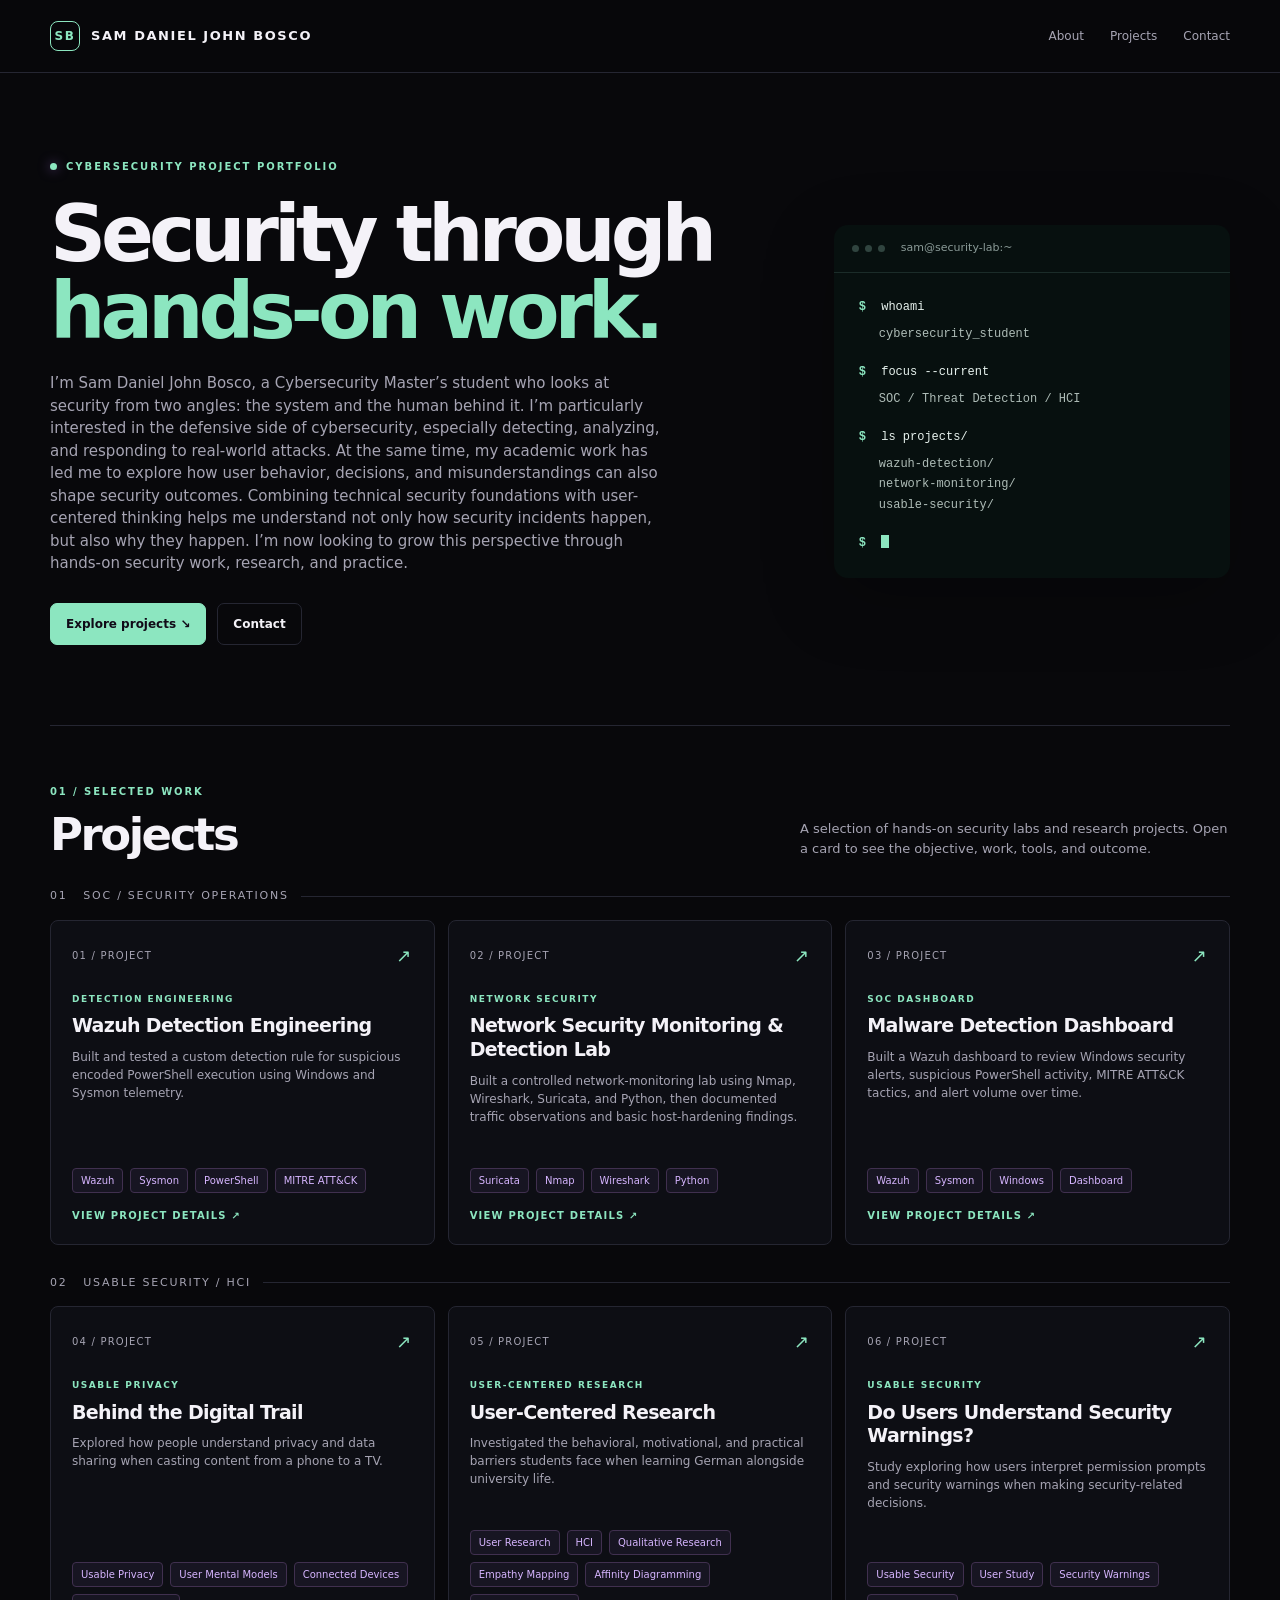
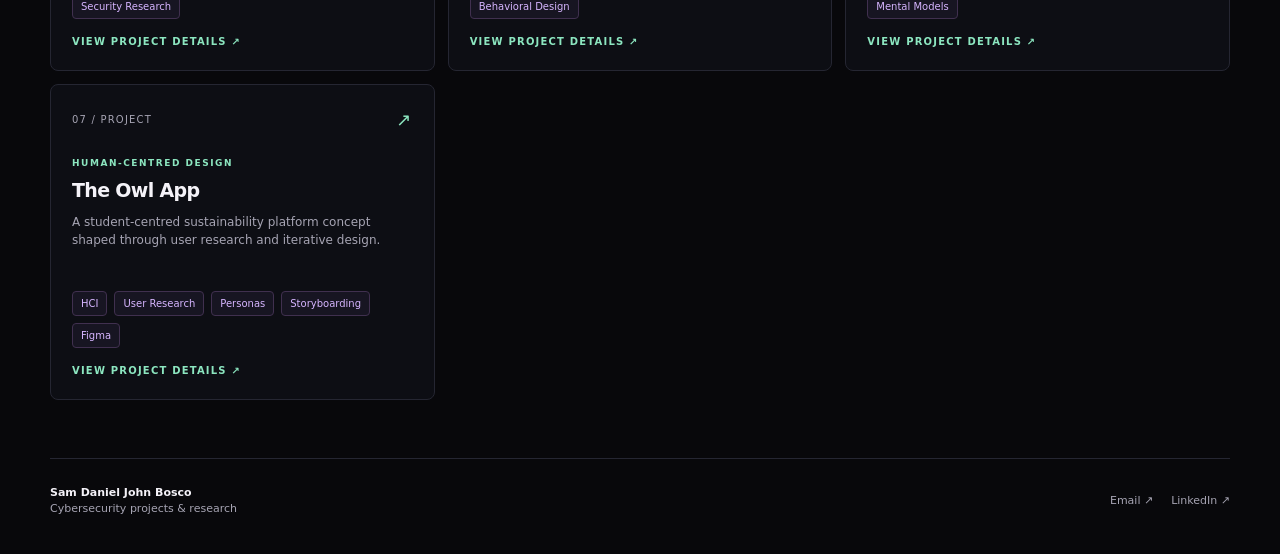
<file: index.html>
<!DOCTYPE html>
<html lang="en">
<head>
<meta charset="UTF-8" />
<meta name="viewport" content="width=device-width, initial-scale=1.0" />
<title>Sam Daniel John Bosco | Cybersecurity Projects</title>
<style>
  :root {
    --bg: #08080b;
    --panel: #0d0e14;
    --panel-hover: #11121b;
    --border: #252632;
    --text: #f4f2f8;
    --muted: #a6a4b3;
    --purple: #8ce6c0;
    --purple-soft: #102a25;
    --green: #8ce6c0;
  }
  * { box-sizing: border-box; }
  html { scroll-behavior: smooth; }
  body {
    margin: 0;
    background: var(--bg);
    color: var(--text);
    font-family: Inter, ui-sans-serif, system-ui, -apple-system, BlinkMacSystemFont, "Segoe UI", sans-serif;
    line-height: 1.5;
  }
  a { color: inherit; text-decoration: none; }
  button { font: inherit; }
  .shell { width: min(1180px, calc(100% - 44px)); margin: 0 auto; }
  header {
    position: sticky; top: 0; z-index: 10;
    background: rgba(8,8,11,.92); backdrop-filter: blur(14px);
    border-bottom: 1px solid var(--border);
  }
  .nav { min-height: 72px; display: flex; align-items: center; justify-content: space-between; gap: 24px; }
  .brand { display: flex; align-items: center; gap: 11px; font-size: 13px; letter-spacing: .12em; font-weight: 800; }
  .brand-mark { width: 30px; height: 30px; display: grid; place-items: center; border: 1px solid var(--purple); border-radius: 8px; color: var(--purple); font-size: 12px; }
  .nav-links { display: flex; gap: 26px; color: var(--muted); font-size: 12px; }
  .nav-links a:hover { color: var(--purple); }
  .hero { display: grid; grid-template-columns: 1.3fr .7fr; gap: 48px; align-items: center; padding: 86px 0 80px; border-bottom: 1px solid var(--border); }
  .eyebrow { display: flex; align-items: center; gap: 9px; color: var(--purple); text-transform: uppercase; font-size: 10px; letter-spacing: .2em; font-weight: 800; }
  .dot { width: 7px; height: 7px; background: var(--purple); border-radius: 50%; box-shadow: 0 0 12px rgba(189,131,255,.5); }
  h1 { font-size: clamp(42px, 6.4vw, 78px); line-height: .99; letter-spacing: -.065em; margin: 22px 0 22px; max-width: 750px; }
  h1 span { color: var(--purple); }
  .intro { color: var(--muted); max-width: 620px; font-size: 15px; }
  .hero-actions { display: flex; flex-wrap: wrap; gap: 11px; margin-top: 28px; }
  .button { display: inline-flex; align-items: center; justify-content: center; border: 1px solid var(--border); border-radius: 7px; padding: 11px 15px; font-size: 12px; font-weight: 700; transition: .18s ease; cursor: pointer; background: transparent; color: var(--text); }
  .button.primary { background: var(--purple); color: #100a17; border-color: var(--purple); }
  .button:hover { border-color: var(--purple); transform: translateY(-1px); }
  .hero-note { border: 1px solid var(--border); background: linear-gradient(145deg, #111019, #0a0a0e); padding: 24px; border-radius: 12px; }
  .hero-note .label { color: var(--muted); font-size: 10px; letter-spacing: .17em; text-transform: uppercase; }
  .hero-note h2 { margin: 15px 0 12px; font-size: 23px; line-height: 1.2; letter-spacing: -.04em; }
  .skill-tags { display: flex; flex-wrap: wrap; gap: 7px; margin-top: 18px; }
  .tag { display: inline-flex; border: 1px solid #40304f; color: #d6b5ff; background: rgba(189,131,255,.06); padding: 4px 8px; border-radius: 4px; font-size: 10px; }
  section { padding: 58px 0; border-bottom: 1px solid var(--border); }
  .section-kicker { color: var(--purple); font-size: 10px; letter-spacing: .19em; text-transform: uppercase; font-weight: 800; margin-bottom: 12px; }
  .section-head { display: flex; justify-content: space-between; align-items: end; gap: 20px; margin-bottom: 28px; }
  h2.section-title { font-size: clamp(30px, 4vw, 45px); letter-spacing: -.055em; line-height: 1.05; margin: 0; }
  .section-desc { color: var(--muted); max-width: 430px; font-size: 13px; margin: 0; }
  .category-title { display: flex; align-items: center; gap: 12px; margin: 30px 0 15px; font-size: 11px; letter-spacing: .16em; text-transform: uppercase; color: var(--muted); }
  .category-title::after { content: ""; height: 1px; flex: 1; background: var(--border); }
  .project-grid { display: grid; grid-template-columns: repeat(3, minmax(0,1fr)); gap: 13px; }
  .project-card { text-decoration: none; min-height: 270px; border: 1px solid var(--border); border-radius: 8px; padding: 21px; display: flex; flex-direction: column; background: var(--panel); transition: border-color .2s, background .2s, transform .2s; cursor: pointer; text-align: left; color: inherit; width: 100%; }
  .project-card:hover, .project-card:focus-visible { border-color: var(--purple); background: var(--panel-hover); transform: translateY(-2px); outline: none; }
  .project-visual { width:100%; height:150px; margin:0 0 20px; border:1px solid #252632; border-radius:7px; overflow:hidden; background:#07090d; }
  .project-visual img { display:block; width:100%; height:100%; object-fit:contain; }
  .project-visual svg { display:block; width:100%; height:100%; }
  .card-top { display: flex; align-items: center; justify-content: space-between; color: var(--muted); font-size: 10px; letter-spacing: .12em; }
  .arrow { color: var(--purple); font-size: 18px; }
  .card-type { margin-top: 24px; color: var(--purple); text-transform: uppercase; font-size: 9px; font-weight: 800; letter-spacing: .17em; }
  .project-card h3 { font-size: 19px; letter-spacing: -.035em; line-height: 1.25; margin: 8px 0 10px; }
  .project-card p { color: var(--muted); font-size: 12px; margin: 0; }
  .card-bottom { margin-top: auto; padding-top: 24px; }
  .card-cta { color: var(--purple); font-size: 10px; font-weight: 800; letter-spacing: .12em; text-transform: uppercase; margin-top: 15px; }
  .footer { display: flex; justify-content: space-between; align-items: center; gap: 20px; padding: 26px 0 36px; color: var(--muted); font-size: 11px; }
  .footer-links { display: flex; gap: 18px; }
  .footer a:hover { color: var(--purple); }

  /* Project details modal */
  .modal-backdrop { position: fixed; inset: 0; z-index: 30; background: rgba(0,0,0,.78); display: none; align-items: center; justify-content: center; padding: 22px; }
  .modal-backdrop.open { display: flex; }
  .modal { width: min(900px, 100%); max-height: min(88vh, 900px); overflow: auto; background: #0b0d14; border: 1px solid #292b38; border-radius: 12px; box-shadow: 0 25px 100px rgba(0,0,0,.6); }
  .modal-head { padding: 26px 28px 22px; border-bottom: 1px solid var(--border); position: relative; }
  .modal-number { font-size: 9px; letter-spacing: .2em; text-transform: uppercase; color: var(--muted); }
  .modal h2 { font-size: clamp(25px, 4vw, 36px); line-height: 1.1; letter-spacing: -.045em; margin: 9px 42px 10px 0; }
  .modal-intro { color: var(--muted); font-size: 13px; max-width: 760px; margin: 0; }
  .close { position: absolute; top: 20px; right: 20px; width: 34px; height: 34px; border: 1px solid var(--border); border-radius: 7px; background: transparent; color: var(--muted); font-size: 23px; line-height: 1; cursor: pointer; }
  .close:hover { border-color: var(--purple); color: var(--text); }
  .detail-grid { padding: 20px 22px 24px; display: grid; grid-template-columns: repeat(2, minmax(0,1fr)); gap: 11px; }
  .detail-box { border: 1px solid #252936; border-radius: 7px; padding: 16px 17px; min-width: 0; }
  .detail-box h3 { color: var(--green); font-size: 9px; letter-spacing: .13em; text-transform: uppercase; margin: 0 0 10px; }
  .detail-box p { color: #d7d6df; font-size: 12px; line-height: 1.65; margin: 0; }
  .detail-box ul { color: #d7d6df; font-size: 12px; line-height: 1.65; margin: 0; padding-left: 17px; }
  .detail-box.wide { grid-column: 1 / -1; }
  .evidence-note { color: #777888; font-size: 10px; padding: 0 23px 22px; }
  .evidence-item { border:1px solid var(--border); background:var(--panel); border-radius:7px; overflow:hidden; padding:0; color:var(--text); text-align:left; cursor:pointer; }
  .evidence-item:hover, .evidence-item:focus-visible { border-color:var(--green); outline:none; }
  .evidence-item img { display:block; width:100%; height:150px; object-fit:contain; background:#07090d; }
  .evidence-caption { display:block; padding:9px 10px 11px; color:var(--muted); font-size:10px; overflow-wrap:anywhere; }
  .modal-evidence-gallery { display:grid; grid-template-columns:repeat(3,minmax(0,1fr)); gap:10px; padding:0 22px 22px; }
  .modal-evidence-gallery button { background:#07090d; border:1px solid #252936; border-radius:6px; padding:0; overflow:hidden; cursor:pointer; }
  .modal-evidence-gallery img { display:block; width:100%; height:130px; object-fit:contain; }
  .image-viewer { position:fixed; inset:0; z-index:50; background:rgba(0,0,0,.92); display:none; align-items:center; justify-content:center; padding:25px; cursor:zoom-out; }
  .image-viewer.open { display:flex; }
  .image-viewer img { max-width: min(96vw,1400px); max-height:92vh; object-fit:contain; }
  .image-viewer .viewer-close { position:fixed; top:15px; right:22px; color:white; font-size:32px; }
  @media (max-width:560px) { .modal-evidence-gallery {grid-template-columns:repeat(2,minmax(0,1fr)); padding:0 14px 18px;} }
  @media (max-width: 850px) {
    .hero { grid-template-columns: 1fr; gap: 28px; padding: 62px 0; }
    .hero-note { max-width: 580px; }
    .project-grid { grid-template-columns: repeat(2, minmax(0,1fr)); }
  }
  @media (max-width: 560px) {
    .shell { width: min(100% - 28px, 1180px); }
    .nav { min-height: 62px; }
    .brand { font-size: 11px; }
    .nav-links { gap: 12px; font-size: 10px; }
    .nav-links a:nth-child(2) { display: none; }
    .hero { padding: 48px 0; }
    .intro { font-size: 14px; }
    section { padding: 43px 0; }
    .section-head { display: block; }
    .section-desc { margin-top: 12px; }
    .project-grid { grid-template-columns: 1fr; }
    .project-card { min-height: 230px; }
    .detail-grid { grid-template-columns: 1fr; padding: 14px; }
    .detail-box.wide { grid-column: auto; }
    .modal-head { padding: 22px 18px 18px; }
    .modal h2 { margin-right: 36px; }
    .evidence-note { padding: 0 15px 18px; }
    .footer { display: block; }
    .footer-links { margin-top: 12px; }
  }

  .terminal-card { padding: 0; overflow: hidden; border-radius: 14px; background: #07100f; box-shadow: 0 20px 70px rgba(0,0,0,.25); }
  .terminal-top { display:flex; align-items:center; gap:16px; padding:15px 18px; border-bottom:1px solid #1b2c29; color:#8b9b98; font-size:11px; }
  .terminal-lights { display:flex; gap:6px; }
  .terminal-lights i { display:block; width:7px; height:7px; border-radius:50%; background:#30443f; }
  .terminal-body { padding:24px 25px 18px; color:#e7f2ee; font: 12px/1.7 ui-monospace, SFMono-Regular, Menlo, Consolas, monospace; }
  .terminal-body p { margin:0 0 7px; }
  .terminal-body b { color:var(--green); margin-right:8px; }
  .terminal-output { padding-left:20px; margin:0 0 17px; color:#aebcb7; }
  .terminal-prompt { margin-top:18px !important; }
  .cursor { display:inline-block; width:8px; height:13px; vertical-align:-2px; background:var(--green); animation:blink 1s steps(2,start) infinite; }
  @keyframes blink { to { visibility:hidden; } }
</style>
</head>
<body>
<header>
  <div class="shell nav">
    <a class="brand" href="#top" aria-label="Home"><span class="brand-mark">SB</span><span>SAM DANIEL JOHN BOSCO</span></a>
    <nav class="nav-links" aria-label="Main navigation">
      <a href="#about">About</a>
      <a href="#projects">Projects</a>
      <a href="#contact">Contact</a>
    </nav>
  </div>
</header>

<main id="top" class="shell">
  <section class="hero" id="about">
    <div>
      <div class="eyebrow"><span class="dot"></span> Cybersecurity project portfolio</div>
      <h1>Security through<br><span>hands-on work.</span></h1>
      <p class="intro">I’m Sam Daniel John Bosco, a Cybersecurity Master’s student who looks at security from two angles: the system and the human behind it. I’m particularly interested in the defensive side of cybersecurity, especially detecting, analyzing, and responding to real-world attacks. At the same time, my academic work has led me to explore how user behavior, decisions, and misunderstandings can also shape security outcomes. Combining technical security foundations with user-centered thinking helps me understand not only how security incidents happen, but also why they happen. I’m now looking to grow this perspective through hands-on security work, research, and practice.</p>
      <div class="hero-actions">
        <a class="button primary" href="#projects">Explore projects <span aria-hidden="true">&nbsp;↘</span></a>
        <a class="button" href="#contact">Contact</a>
      </div>
    </div>
    <div class="terminal-card" aria-label="Live terminal-style project preview">
      <div class="terminal-top"><span class="terminal-lights"><i></i><i></i><i></i></span><span>sam@security-lab:~</span></div>
      <div class="terminal-body">
        <p><b>$</b> whoami</p><div class="terminal-output">cybersecurity_student</div>
        <p><b>$</b> focus --current</p><div class="terminal-output">SOC / Threat Detection / HCI</div>
        <p><b>$</b> ls projects/</p><div class="terminal-output">wazuh-detection/<br>network-monitoring/<br>usable-security/</div>
        <p class="terminal-prompt"><b>$</b> <span class="cursor"></span></p>
      </div>
    </div>
  </section>

  <section id="projects">
    <div class="section-head">
      <div>
        <div class="section-kicker">01 / Selected work</div>
        <h2 class="section-title">Projects</h2>
      </div>
      <p class="section-desc">A selection of hands-on security labs and research projects. Open a card to see the objective, work, tools, and outcome.</p>
    </div>

    <div class="category-title">01 &nbsp; SOC / Security Operations</div>
    <div class="project-grid" id="soc-grid"></div>

    <div class="category-title">02 &nbsp; Usable Security / HCI</div>
    <div class="project-grid" id="hci-grid"></div>

  </section>
</main>

<footer id="contact" class="shell footer">
  <div><strong style="color:var(--text)">Sam Daniel John Bosco</strong><br>Cybersecurity projects &amp; research</div>
  <div class="footer-links">
    <a href="mailto:sam.daniel.john@outlook.com">Email ↗</a>
    <a href="https://www.linkedin.com/in/sam-daniel-john/" target="_blank" rel="noreferrer">LinkedIn ↗</a>
  </div>
</footer>

<div class="modal-backdrop" id="modal-backdrop" role="dialog" aria-modal="true" aria-labelledby="modal-title">
  <article class="modal">
    <div class="modal-head">
      <div class="modal-number" id="modal-number">01 / PROJECT</div>
      <h2 id="modal-title">Project title</h2>
      <p class="modal-intro" id="modal-intro"></p>
      <button class="close" id="close-modal" aria-label="Close project details">&times;</button>
    </div>
    <div class="detail-grid" id="detail-grid"></div>
    <div class="modal-evidence-gallery" id="modal-evidence-gallery"></div>
    <div class="evidence-note" id="evidence-note"></div>
  </article>
</div>
<div class="image-viewer" id="image-viewer" role="dialog" aria-modal="true" aria-label="Full-size project evidence"><span class="viewer-close">&times;</span><img id="viewer-image" alt="Full-size project evidence"></div>

<script>
const projects = [
  {
    id: "wazuh",
    image: "wazuh-alert.png",
    imageAlt: "Wazuh alert evidence for the custom encoded PowerShell detection rule",
    evidenceImages: ["wazuh-local-rules.png", "wazuh-powershell-test.png", "wazuh-discover-events.png", "wazuh-rule-hits.png", "wazuh-rule-details.png", "wazuh-alert.png"],
    category: "soc",
    number: "01",
    type: "Detection engineering",
    title: "Wazuh Detection Engineering",
    description: "Built and tested a custom detection rule for suspicious encoded PowerShell execution using Windows and Sysmon telemetry.",
    tags: ["Wazuh", "Sysmon", "PowerShell", "MITRE ATT&CK"],
    intro: "A hands-on endpoint detection lab following suspicious PowerShell activity from Windows telemetry to a Wazuh alert.",
    blocks: [
      ["Why I Built It", "I wanted to understand how a SOC analyst can detect suspicious PowerShell activity from endpoint telemetry."],
      ["Objective", "Detect encoded PowerShell commands and validate the detection through a Wazuh alert."],
      ["Tools / Technologies", "Wazuh · Sysmon · Windows · PowerShell"],
      ["What I Did", ["Configured a Windows endpoint with Sysmon and Wazuh.", "Created a custom rule for suspicious encoded PowerShell commands.", "Ran a harmless test command and reviewed the generated alert."]],
      ["Skills Developed", ["Detection engineering", "Endpoint monitoring", "Alert investigation", "MITRE ATT&CK mapping"]],
      ["Outcome", "Validated the detection workflow and confirmed a Level 12 Wazuh alert."],
      ["Real-World Relevance", "Shows how endpoint telemetry and custom detection logic can help analysts identify suspicious command execution."]
    ],
    evidence: ""
  },
  {
    id: "network",
    image: "nsm-architecture.svg",
    imageAlt: "Architecture of the network security monitoring and infrastructure assessment lab",
    evidenceImages: ["nsm-architecture.svg", "syn-scan-alert.jpg", "wireshark-tcp.png", "wireshark-arp.png", "wireshark-dna.png"],
    category: "soc",
    number: "02",
    type: "Network security",
    title: "Network Security Monitoring & Detection Lab",
    description: "Built a controlled network-monitoring lab using Nmap, Wireshark, Suricata, and Python, then documented traffic observations and basic host-hardening findings.",
    tags: ["Suricata", "Nmap", "Wireshark", "Python"],
    intro: "A practical lab connecting packet visibility, intrusion detection rules, and a lightweight alert-analysis workflow.",
    blocks: [
      ["Why I Built It", "I wanted to practise how network traffic can be monitored and suspicious activity can be investigated."],
      ["Objective", "Establish baseline network visibility, test selected detection rules with controlled traffic, and record basic infrastructure-hardening observations."],
      ["Tools / Technologies", "Kali Linux · Nmap · Wireshark · Suricata · Python · tcpdump"],
      ["What I Did", ["Captured and inspected baseline ARP, DNS, TCP, and ICMP traffic in Wireshark.", "Scanned the lab gateway with Nmap to identify exposed services; the captured scan showed DNS (53/tcp) and HTTP (80/tcp) open.", "Created Suricata rules for ICMP activity and TCP SYN scans, then checked fast.log for generated alerts.", "Used a Python log analyser to summarise alert counts, sources, and destinations.", "Recorded host/service baseline observations and initial SSH/firewall hardening recommendations."]],
      ["Skills Developed", ["Packet analysis", "Nmap service discovery", "Suricata IDS rule validation", "Python log processing", "Basic infrastructure assessment"]],
      ["Outcome", "Produced packet-capture evidence, validated a custom TCP SYN alert, and documented the monitoring pipeline and baseline findings."],
      ["Scope and Limitations", "Testing was performed in a controlled lab. The Nmap result documents the observed gateway services; the hardening notes are recommendations, not proof that firewall changes were applied."]
    ],
    evidence: ""
  },
  {
    id: "dashboard",
    image: null,
    imageAlt: "",
    evidenceImages: ["malware-dashboard-overview.png", "malware-dashboard-powershell.png", "malware-dashboard-mitre.png", "malware-dashboard-timeline.png", "malware-dashboard-powershell-terminal.png"],
    category: "soc",
    number: "03",
    type: "SOC dashboard",
    title: "Malware Detection Dashboard",
    description: "Built a Wazuh dashboard to review Windows security alerts, suspicious PowerShell activity, MITRE ATT&CK tactics, and alert volume over time.",
    tags: ["Wazuh", "Sysmon", "Windows", "Dashboard"],
    intro: "A dashboard for reviewing Wazuh alert patterns and Windows telemetry to help guide an initial investigation. Alert counts show recorded events, not confirmed malware infections.",
    blocks: [
      ["Why I Built It", "I wanted to make endpoint alerts easier to review by grouping key event patterns into one dashboard."],
      ["Objective", "Visualise alert severity, suspicious PowerShell-related events, MITRE ATT&CK tactics, and changes in alert volume over time."],
      ["Tools / Technologies", "Wazuh · Windows security telemetry · Sysmon (where configured) · Wazuh dashboard / visualisation"],
      ["What I Did", ["Created an alert-severity distribution using Wazuh rule levels.", "Visualised process-image activity associated with PowerShell and cmd.exe.", "Grouped suspicious-event descriptions, including possible process-injection detections and script/executable placement alerts.", "Summarised MITRE ATT&CK tactic labels and plotted alert counts in 30-minute time buckets.", "Used the panels as an initial triage aid to identify event categories and time periods for follow-up investigation."]],
      ["Investigation Notes", ["High counts for Privilege Escalation and Defense Evasion reflect the alert data and rule mappings in this dataset; they do not by themselves prove successful attacks.", "PowerShell and LOLBin activity can be legitimate or malicious, so process command lines, parent-child relationships, user context, and related events should be checked before classifying an incident.", "The dashboard is a triage view, not a standalone malware verdict."]],
      ["Skills Developed", ["Wazuh alert exploration", "Security telemetry visualisation", "MITRE ATT&CK interpretation", "Time-based event review", "Initial alert triage"]],
      ["Outcome", "Built a multi-panel dashboard to summarise alert severity, process activity, suspicious-event descriptions, tactic labels, and event volume over time."],
      ["Real-World Relevance", "Provides a starting point for SOC triage by helping analysts prioritise patterns for deeper event-level investigation."]
    ],
    evidence: ""
  },
  {
    id: "trail",
    image: null,
    imageAlt: "",
    evidenceImages: [],
    category: "hci",
    number: "04",
    type: "Usable privacy",
    title: "Behind the Digital Trail",
    description: "Explored how people understand privacy and data sharing when casting content from a phone to a TV.",
    tags: ["Usable Privacy", "User Mental Models", "Connected Devices", "Security Research"],
    intro: "A usable-privacy research project focused on what people believe happens to their information when they cast content between personal devices and a television.",
    blocks: [
      ["Project Context", "Casting makes it easy to move content from a phone to a larger screen, but the process can hide technical details about device connections, permissions, and what information is shared. This project considers the gap between the system's actual behavior and what people think is happening."],
      ["Research Question", "How do users understand the data flow and privacy implications when they cast content from a phone to a TV?"],
      ["Why It Matters", "People make privacy decisions based on their mental models of technology. If those models are incomplete or inaccurate, users may share content or connect devices without fully understanding the consequences."],
      ["Research Focus", ["Examine users' expectations about how casting works.", "Consider what users believe is shared between the phone, television, and connected services.", "Identify points where system behavior may be unclear to users.", "Explore how interface feedback and clearer explanations could support better-informed decisions."]],
      ["Security and Privacy Perspective", "The project connects everyday interaction design with usable privacy: security depends not only on technical controls, but also on whether people can understand the choices presented to them. Clear feedback, meaningful permission prompts, and understandable explanations can help users make more informed decisions."],
      ["What I Learned", "The project strengthened my interest in the human side of security and in the ways users' assumptions affect privacy decisions. It also helped me think about privacy features from the user's point of view, rather than treating technical functionality as the only measure of security."],
      ["Scope Note", "This portfolio entry summarises the project's topic and motivation. No screenshots or research artefacts are included for this project."],
      ["Real-World Relevance", "The same questions apply to smart TVs, screen sharing, wireless display systems, and other connected-device experiences where data flows may not be obvious to users."]
    ],
    evidence: ""
  },
  {
    id: "german",
    image: null,
    imageAlt: "",
    evidenceImages: ["user-research.png", "empathy-map.png", "affinity-diagram.png"],
    category: "hci",
    number: "05",
    type: "User-centered research",
    title: "User-Centered Research",
    description: "Investigated the behavioral, motivational, and practical barriers students face when learning German alongside university life.",
    tags: ["User Research", "HCI", "Qualitative Research", "Empathy Mapping", "Affinity Diagramming", "Behavioral Design"],
    intro: "A User-Centered Research seminar project exploring how students' routines, motivation, confidence, and academic responsibilities shape their experience of learning German.",
    blocks: [
      ["Project Overview", "The project examined the challenges students face when learning German while managing university and personal responsibilities. Rather than assuming that learners simply needed better study materials, we focused on understanding their behavior, motivation, routines, and learning context."],
      ["The Research Question", "What behavioral, motivational, and practical barriers make it difficult for students to learn German consistently alongside university life?"],
      ["User Research", "We conducted qualitative interviews with participants from different academic backgrounds who were learning German alongside their studies. We documented participant profiles and responses to understand motivations, habits, frustrations, and everyday constraints. This helped ground the project in real experiences instead of assumptions."],
      ["What We Heard", ["Academic workload and busy routines made it difficult to maintain a regular learning habit.", "Some participants lacked confidence when speaking German or forming sentences.", "Learners often relied on passive methods such as apps, videos, and translation tools, while opportunities for active practice were limited.", "Motivation was linked to goals such as career opportunities, cultural integration, travel, and feeling more confident in daily life."]],
      ["Empathy Mapping", "We used an empathy map to organise what the learner says, thinks, feels, and does. This helped distinguish visible behaviors from possible underlying emotions and motivations. The map highlighted pain points such as time-management difficulties, limited practice, and low confidence, alongside gains such as making German-speaking friends, improving job opportunities, and becoming more independent."],
      ["Affinity Diagramming", "We grouped interview observations into related themes instead of treating each comment as an isolated issue. The resulting clusters included time management, personal learning challenges, learning methods and complaints, motivation, and other contextual factors. This synthesis made recurring patterns easier to compare and discuss."],
      ["Key Insight", "The challenge was not simply a lack of time. The research suggested that how small pockets of time are used also matters: digital distractions can take up moments that might otherwise support short, useful learning activities. This reframed the problem from asking learners to find more time to considering how existing moments could be used differently."],
      ["Design Opportunity", "We explored a concept that turns moments of digital distraction into micro-learning opportunities. Inspired by app-interruption patterns, the idea is to present a short German vocabulary puzzle when a user is about to open a distracting app, making the interruption a small opportunity to practise rather than only a reminder to stop."],
      ["Design Principles", ["Small moments: make practice brief and low effort.", "Daily habits: support consistency instead of relying on occasional bursts of motivation.", "Vocabulary: offer short vocabulary challenges to complement sentence-focused learning.", "Confidence: use repeated, manageable practice to build familiarity over time."]],
      ["From Insight to Direction", ["Limited available time → micro-learning in existing moments.", "Digital distraction → a deliberate interruption with a useful alternative.", "Vocabulary often neglected → short vocabulary puzzles.", "Inconsistent motivation → support for daily habit formation."]],
      ["Methods and Skills", ["Qualitative interviews", "Participant profile and response synthesis", "Empathy mapping", "Affinity diagramming", "Problem framing and How Might We questions", "Translating research insights into a design direction"]],
      ["Conclusion", "The project showed how user-centered research can uncover causes that differ from initial assumptions. By studying learners' routines, emotions, and motivations, we identified a possible behavioral intervention rather than simply asking students to dedicate more time. It strengthened my ability to interpret qualitative evidence, identify patterns, and connect user insights to practical design opportunities."],
      ["Real-World Relevance", "The process is useful in usable security and product design: understanding what people actually do, what motivates them, and what gets in their way helps teams design interventions that fit real behavior."]
    ],
    evidence: ""
  },
  {
    id: "warnings",
    image: "security-survey-1.png",
    imageAlt: "Actual security warning study evidence",
    evidenceImages: ["security-survey-1.png", "security-survey-2.png"],
    category: "hci",
    number: "06",
    type: "Usable security",
    title: "Do Users Understand Security Warnings?",
    description: "Study exploring how users interpret permission prompts and security warnings when making security-related decisions.",
    tags: ["Usable Security", "User Study", "Security Warnings", "Mental Models"],
    intro: "A usable-security study about how people understand warnings and permission prompts at the moment they must make a decision.",
    blocks: [
      ["Why I Built It", "I wanted to understand how users interpret security messages and decide what action to take."],
      ["Objective", "Examine how users understand selected warnings or permission prompts in the study."],
      ["Tools / Methods", "User study · Study materials and analysis methods to confirm"],
      ["What I Did", ["Describe the study design and tasks you completed.", "Explain how user responses were collected and analysed.", "Add findings supported by the study results."]],
      ["Skills Developed", ["Usable-security research", "Study design", "Analysis of user decisions"]],
      ["Outcome", "Add the actual study findings or deliverable after confirmation."],
      ["Real-World Relevance", "Security warnings are useful only when people can understand them and act on them appropriately."]
    ],
    evidence: ""
  },
  {
    id: "owl",
    image: "owl-high-fidelity.png",
    imageAlt: "Actual high-fidelity Owl App prototype screenshot",
    evidenceImages: ["owl-high-fidelity.png", "owl-low-fidelity.png", "owl-storyboard.png"],
    category: "hci",
    number: "07",
    type: "Human-centred design",
    title: "The Owl App",
    description: "A student-centred sustainability platform concept shaped through user research and iterative design.",
    tags: ["HCI", "User Research", "Personas", "Storyboarding", "Figma"],
    intro: "A human-centred design project for a student sustainability platform, developed around campus behaviour and participation.",
    blocks: [
      ["Why I Built It", "I wanted to explore how a digital service could make student participation in sustainability activities easier."],
      ["Objective", "Develop a student-centred platform concept based on user needs and everyday campus behaviour."],
      ["Tools / Methods", "User research · Personas · Storyboarding · Figma"],
      ["What I Did", ["Mapped user needs and behaviours.", "Created personas and storyboards.", "Developed low- and high-fidelity designs.", "Iterated the concept using feedback."]],
      ["Skills Developed", ["User-centred design", "Prototyping", "Storyboarding", "Design iteration"]],
      ["Outcome", "Created an app concept and prototype to communicate the proposed student experience."],
      ["Real-World Relevance", "Shows how user research and iterative prototyping can turn a problem into a service concept."]
    ],
    evidence: ""
  },
  {
    id: "governance",
    category: "risk",
    number: "08",
    type: "Cybersecurity / NIS2",
    title: "Cybersecurity & Data Governance Assessment",
    description: "A case study connecting security findings with risk, control mapping, ownership, and remediation planning.",
    tags: ["NIS2", "Risk Assessment", "GDPR", "Remediation"],
    intro: "A portfolio case study showing how technical observations can be organised into a structured risk and remediation assessment.",
    blocks: [
      ["Why I Built It", "I wanted to practise connecting technical security observations with practical risk decisions."],
      ["Objective", "Organise a fictional organisation's security risks, relevant controls, responsibilities, and remediation actions."],
      ["Tools / Methods", "Risk register · Asset inventory · Control mapping · Remediation planning"],
      ["What I Did", ["Created a fictional scenario and asset inventory.", "Documented illustrative risks and gaps.", "Mapped relevant controls and proposed remediation actions."]],
      ["Skills Developed", ["Risk analysis", "Security documentation", "Control mapping", "Remediation planning"]],
      ["Outcome", "A structured portfolio assessment linking risks to controls, owners, and follow-up actions."],
      ["Real-World Relevance", "Demonstrates how technical findings can be translated into clear and actionable security improvements."]
    ],
    evidence: "Illustrative portfolio case study; not an assessment of a real organisation."
  },
  {
    id: "ai",
    category: "risk",
    number: "09",
    type: "AI privacy / security",
    title: "AI Privacy & Security Risk Assessment",
    description: "A case study of privacy and security risks in an AI-assisted workflow, with proposed safeguards and a small proof of concept.",
    tags: ["AI Security", "Privacy by Design", "Risk", "PII"],
    intro: "A portfolio case study exploring data flows, privacy risks, and practical safeguards in a fictional AI-assisted workflow.",
    blocks: [
      ["Why I Built It", "I wanted to examine how an AI-assisted workflow could expose personal data or be affected by unsafe inputs."],
      ["Objective", "Identify illustrative privacy and security risks and propose practical safeguards."],
      ["Tools / Methods", "Data-flow analysis · Risk assessment · Python proof of concept"],
      ["What I Did", ["Mapped the example data flow.", "Documented privacy and security risks.", "Proposed safeguards, including PII masking.", "Developed a demonstration for detecting suspicious prompt instructions, if implemented as described."]],
      ["Skills Developed", ["AI security awareness", "Privacy risk analysis", "Data-flow analysis", "Python prototyping"]],
      ["Outcome", "A documented risk assessment with proposed safeguards and a small proof of concept to validate."],
      ["Real-World Relevance", "Shows how privacy and security considerations can be included when designing AI-assisted workflows."]
    ],
    evidence: "Illustrative portfolio case study; verify the proof-of-concept implementation before publishing."
  }
];

const gridIds = { soc: "soc-grid", hci: "hci-grid", risk: "risk-grid" };
function escapeHTML(value) {
  return String(value).replace(/[&<>"']/g, ch => ({ "&":"&amp;", "<":"&lt;", ">":"&gt;", '"':"&quot;", "'":"&#39;" }[ch]));
}
function projectVisual(project, large=false) {
  // Uses real evidence screenshots from the user's existing portfolio, not decorative mockups.
  const alt = escapeHTML(project.imageAlt || (project.title + " project evidence screenshot"));
  const src = escapeHTML(project.image);
  return `<img src="${src}" alt="${alt}" loading="lazy" style="display:block;width:100%;height:100%;object-fit:contain;background:#07090d;" />`;
}
function renderCards() {
  for (const project of projects) {
    if (project.category === "risk") continue;
    const grid = document.getElementById(gridIds[project.category]);
    const card = document.createElement("a");
    card.className = "project-card";
    card.href = "?project=" + encodeURIComponent(project.id) + "#projects";
    card.setAttribute("aria-label", "Open details for " + project.title);
    card.innerHTML = `
      <div class="card-top"><span>${project.number} / PROJECT</span><span class="arrow">↗</span></div>
      <div class="card-type">${escapeHTML(project.type)}</div>
      <h3>${escapeHTML(project.title)}</h3>
      <p>${escapeHTML(project.description)}</p>
      <div class="card-bottom">
        <div class="skill-tags">${project.tags.map(tag => `<span class="tag">${escapeHTML(tag)}</span>`).join("")}</div>
        <div class="card-cta">View project details ↗</div>
      </div>`;
    grid.appendChild(card);
  }
}
const backdrop = document.getElementById("modal-backdrop");
function openProject(id) {
  const project = projects.find(item => item.id === id);
  if (!project) return;
  document.getElementById("modal-number").textContent = project.number + " / " + project.type.toUpperCase();
  document.getElementById("modal-title").textContent = project.title;
  document.getElementById("modal-intro").textContent = project.intro;
  const gallery = document.getElementById("modal-evidence-gallery");
  gallery.innerHTML = "";
  for (const filename of (project.evidenceImages || (project.image ? [project.image] : []))) {
    const src = "" + filename;
    const btn = document.createElement("button");
    btn.type = "button";
    btn.innerHTML = `<img src="${escapeHTML(src)}" alt="${escapeHTML(filename)}" loading="lazy"><span class="evidence-caption">${escapeHTML(filename)}</span>`;
    btn.addEventListener("click", () => showImage(src, filename));
    gallery.appendChild(btn);
  }
  const grid = document.getElementById("detail-grid");
  grid.innerHTML = "";
  for (const [heading, content] of project.blocks) {
    const box = document.createElement("section");
    box.className = "detail-box" + (heading === "Real-World Relevance" ? " wide" : "");
    const title = document.createElement("h3");
    title.textContent = heading;
    box.appendChild(title);
    if (Array.isArray(content)) {
      const ul = document.createElement("ul");
      content.forEach(item => {
        const li = document.createElement("li");
        li.textContent = item;
        ul.appendChild(li);
      });
      box.appendChild(ul);
    } else {
      const p = document.createElement("p");
      p.textContent = content;
      box.appendChild(p);
    }
    grid.appendChild(box);
  }
  document.getElementById("evidence-note").textContent = project.evidence || "";
  backdrop.classList.add("open");
  document.body.style.overflow = "hidden";
  document.getElementById("close-modal").focus();
}
function closeModal() {
  backdrop.classList.remove("open");
  document.body.style.overflow = "";
}
document.getElementById("close-modal").addEventListener("click", closeModal);
backdrop.addEventListener("click", event => { if (event.target === backdrop) closeModal(); });
document.addEventListener("keydown", event => { if (event.key === "Escape" && backdrop.classList.contains("open")) closeModal(); });
function titleFromFilename(name) { return name.replace(/\.(png|jpe?g|svg|webp|gif)$/i, "").replace(/[-_]/g, " ").replace(/\b\w/g, c => c.toUpperCase()); }
function showImage(src, alt) {
  document.getElementById("viewer-image").src = src;
  document.getElementById("viewer-image").alt = alt || "Project evidence";
  document.getElementById("image-viewer").classList.add("open");
}
const imageViewer = document.getElementById("image-viewer");
imageViewer.addEventListener("click", () => imageViewer.classList.remove("open"));
document.addEventListener("keydown", event => { if (event.key === "Escape") imageViewer.classList.remove("open"); });
renderCards();
const requestedProject = new URLSearchParams(window.location.search).get("project");
if (requestedProject) openProject(requestedProject);
</script>
</body>
</html>
</file>
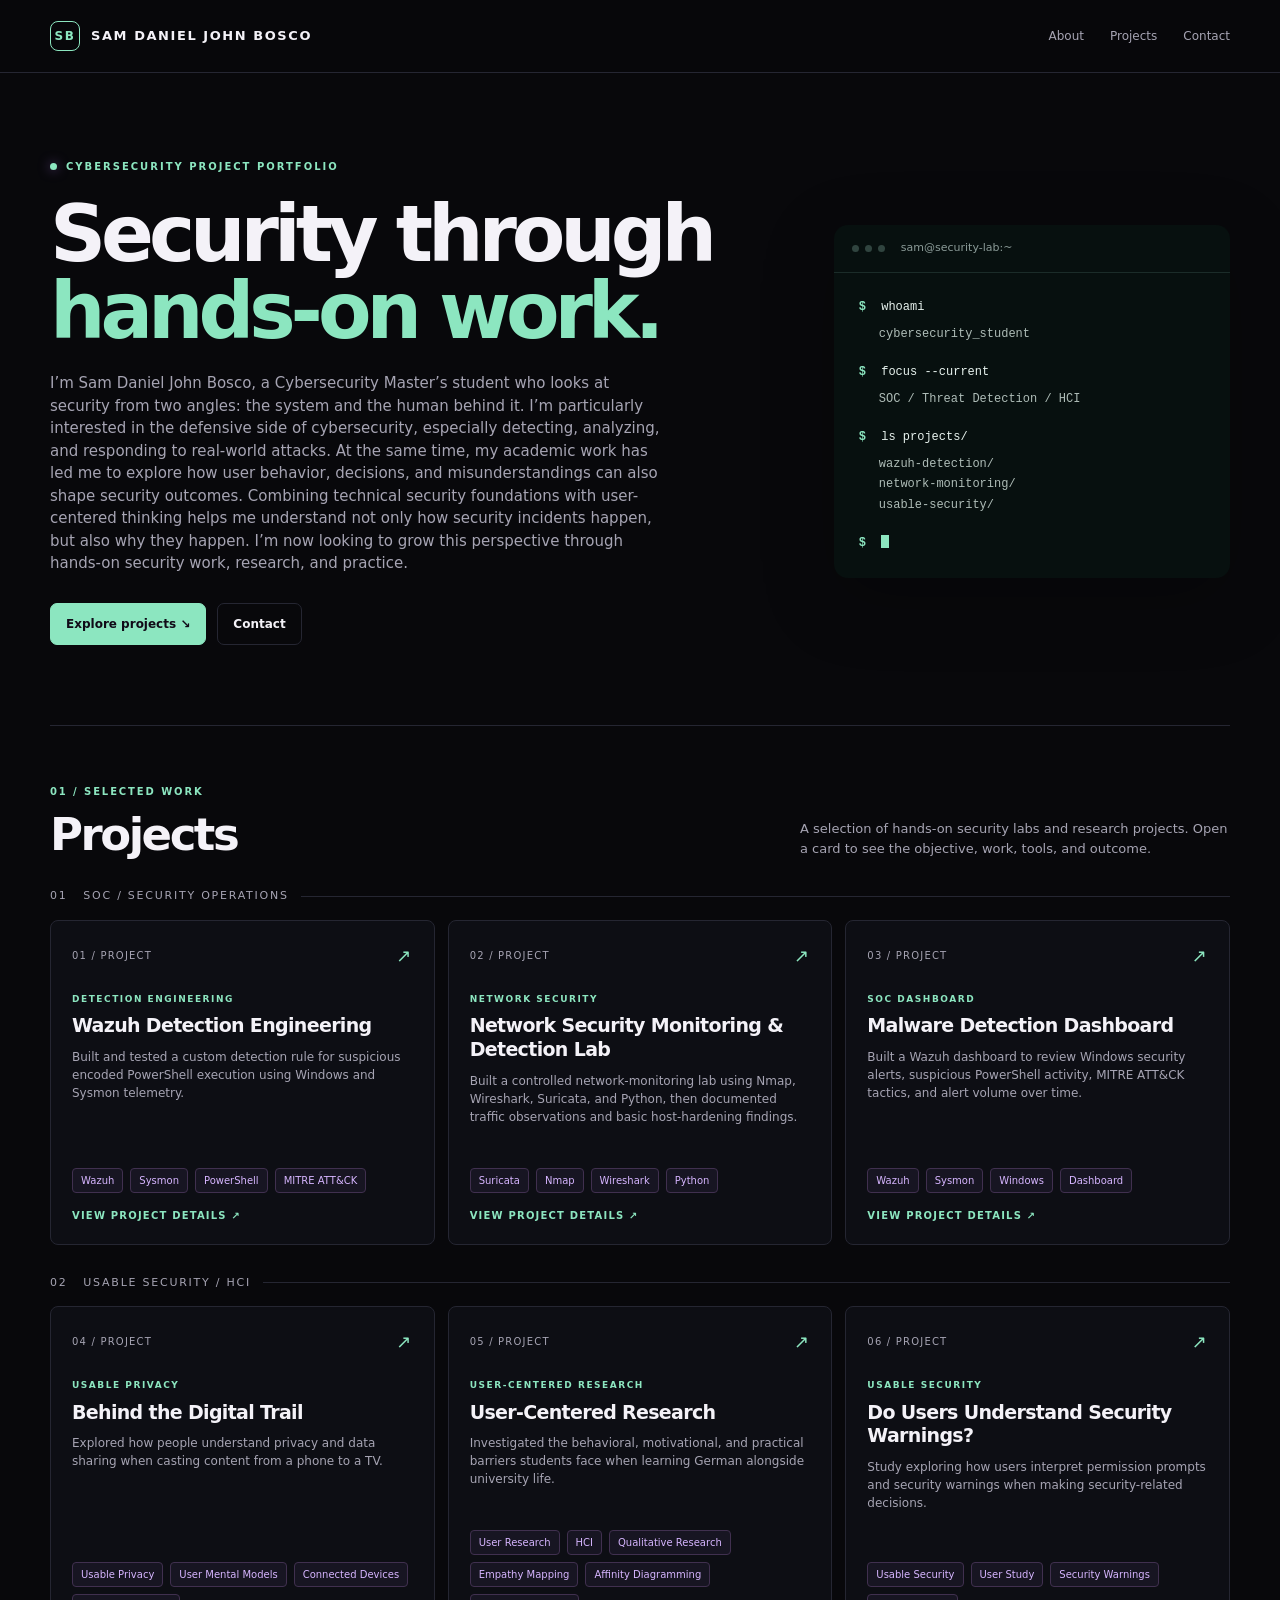
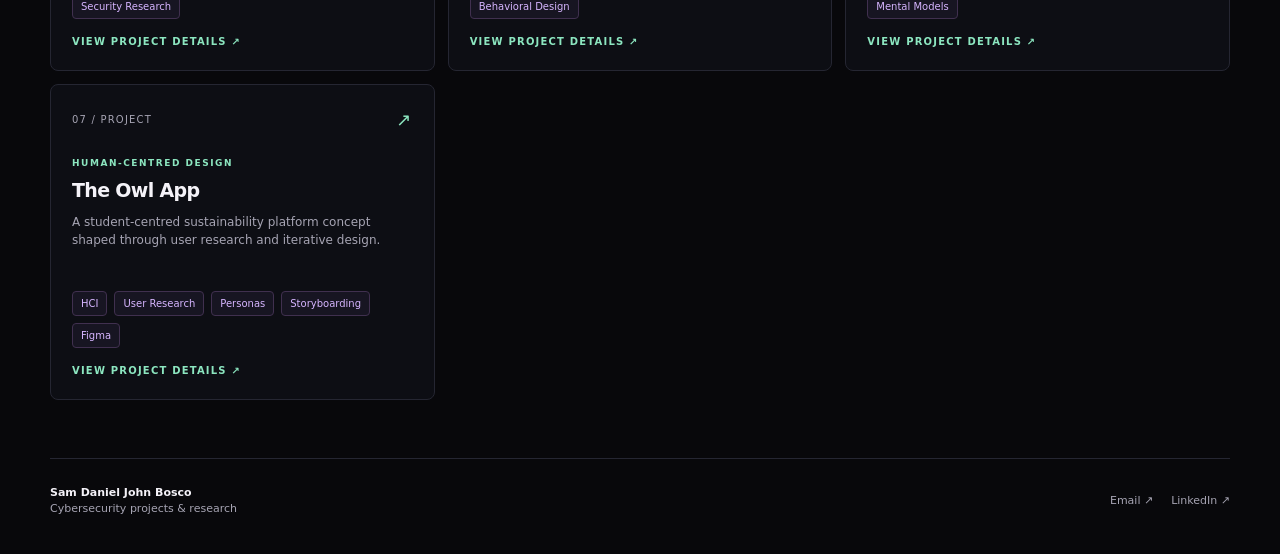
<file: index-no-project-evidence-notes.html>
<!DOCTYPE html>
<html lang="en">
<head>
<meta charset="UTF-8" />
<meta name="viewport" content="width=device-width, initial-scale=1.0" />
<title>Sam Daniel John Bosco | Cybersecurity Projects</title>
<style>
  :root {
    --bg: #08080b;
    --panel: #0d0e14;
    --panel-hover: #11121b;
    --border: #252632;
    --text: #f4f2f8;
    --muted: #a6a4b3;
    --purple: #8ce6c0;
    --purple-soft: #102a25;
    --green: #8ce6c0;
  }
  * { box-sizing: border-box; }
  html { scroll-behavior: smooth; }
  body {
    margin: 0;
    background: var(--bg);
    color: var(--text);
    font-family: Inter, ui-sans-serif, system-ui, -apple-system, BlinkMacSystemFont, "Segoe UI", sans-serif;
    line-height: 1.5;
  }
  a { color: inherit; text-decoration: none; }
  button { font: inherit; }
  .shell { width: min(1180px, calc(100% - 44px)); margin: 0 auto; }
  header {
    position: sticky; top: 0; z-index: 10;
    background: rgba(8,8,11,.92); backdrop-filter: blur(14px);
    border-bottom: 1px solid var(--border);
  }
  .nav { min-height: 72px; display: flex; align-items: center; justify-content: space-between; gap: 24px; }
  .brand { display: flex; align-items: center; gap: 11px; font-size: 13px; letter-spacing: .12em; font-weight: 800; }
  .brand-mark { width: 30px; height: 30px; display: grid; place-items: center; border: 1px solid var(--purple); border-radius: 8px; color: var(--purple); font-size: 12px; }
  .nav-links { display: flex; gap: 26px; color: var(--muted); font-size: 12px; }
  .nav-links a:hover { color: var(--purple); }
  .hero { display: grid; grid-template-columns: 1.3fr .7fr; gap: 48px; align-items: center; padding: 86px 0 80px; border-bottom: 1px solid var(--border); }
  .eyebrow { display: flex; align-items: center; gap: 9px; color: var(--purple); text-transform: uppercase; font-size: 10px; letter-spacing: .2em; font-weight: 800; }
  .dot { width: 7px; height: 7px; background: var(--purple); border-radius: 50%; box-shadow: 0 0 12px rgba(189,131,255,.5); }
  h1 { font-size: clamp(42px, 6.4vw, 78px); line-height: .99; letter-spacing: -.065em; margin: 22px 0 22px; max-width: 750px; }
  h1 span { color: var(--purple); }
  .intro { color: var(--muted); max-width: 620px; font-size: 15px; }
  .hero-actions { display: flex; flex-wrap: wrap; gap: 11px; margin-top: 28px; }
  .button { display: inline-flex; align-items: center; justify-content: center; border: 1px solid var(--border); border-radius: 7px; padding: 11px 15px; font-size: 12px; font-weight: 700; transition: .18s ease; cursor: pointer; background: transparent; color: var(--text); }
  .button.primary { background: var(--purple); color: #100a17; border-color: var(--purple); }
  .button:hover { border-color: var(--purple); transform: translateY(-1px); }
  .hero-note { border: 1px solid var(--border); background: linear-gradient(145deg, #111019, #0a0a0e); padding: 24px; border-radius: 12px; }
  .hero-note .label { color: var(--muted); font-size: 10px; letter-spacing: .17em; text-transform: uppercase; }
  .hero-note h2 { margin: 15px 0 12px; font-size: 23px; line-height: 1.2; letter-spacing: -.04em; }
  .skill-tags { display: flex; flex-wrap: wrap; gap: 7px; margin-top: 18px; }
  .tag { display: inline-flex; border: 1px solid #40304f; color: #d6b5ff; background: rgba(189,131,255,.06); padding: 4px 8px; border-radius: 4px; font-size: 10px; }
  section { padding: 58px 0; border-bottom: 1px solid var(--border); }
  .section-kicker { color: var(--purple); font-size: 10px; letter-spacing: .19em; text-transform: uppercase; font-weight: 800; margin-bottom: 12px; }
  .section-head { display: flex; justify-content: space-between; align-items: end; gap: 20px; margin-bottom: 28px; }
  h2.section-title { font-size: clamp(30px, 4vw, 45px); letter-spacing: -.055em; line-height: 1.05; margin: 0; }
  .section-desc { color: var(--muted); max-width: 430px; font-size: 13px; margin: 0; }
  .category-title { display: flex; align-items: center; gap: 12px; margin: 30px 0 15px; font-size: 11px; letter-spacing: .16em; text-transform: uppercase; color: var(--muted); }
  .category-title::after { content: ""; height: 1px; flex: 1; background: var(--border); }
  .project-grid { display: grid; grid-template-columns: repeat(3, minmax(0,1fr)); gap: 13px; }
  .project-card { text-decoration: none; min-height: 270px; border: 1px solid var(--border); border-radius: 8px; padding: 21px; display: flex; flex-direction: column; background: var(--panel); transition: border-color .2s, background .2s, transform .2s; cursor: pointer; text-align: left; color: inherit; width: 100%; }
  .project-card:hover, .project-card:focus-visible { border-color: var(--purple); background: var(--panel-hover); transform: translateY(-2px); outline: none; }
  .project-visual { width:100%; height:150px; margin:0 0 20px; border:1px solid #252632; border-radius:7px; overflow:hidden; background:#07090d; }
  .project-visual img { display:block; width:100%; height:100%; object-fit:contain; }
  .project-visual svg { display:block; width:100%; height:100%; }
  .card-top { display: flex; align-items: center; justify-content: space-between; color: var(--muted); font-size: 10px; letter-spacing: .12em; }
  .arrow { color: var(--purple); font-size: 18px; }
  .card-type { margin-top: 24px; color: var(--purple); text-transform: uppercase; font-size: 9px; font-weight: 800; letter-spacing: .17em; }
  .project-card h3 { font-size: 19px; letter-spacing: -.035em; line-height: 1.25; margin: 8px 0 10px; }
  .project-card p { color: var(--muted); font-size: 12px; margin: 0; }
  .card-bottom { margin-top: auto; padding-top: 24px; }
  .card-cta { color: var(--purple); font-size: 10px; font-weight: 800; letter-spacing: .12em; text-transform: uppercase; margin-top: 15px; }
  .footer { display: flex; justify-content: space-between; align-items: center; gap: 20px; padding: 26px 0 36px; color: var(--muted); font-size: 11px; }
  .footer-links { display: flex; gap: 18px; }
  .footer a:hover { color: var(--purple); }

  /* Project details modal */
  .modal-backdrop { position: fixed; inset: 0; z-index: 30; background: rgba(0,0,0,.78); display: none; align-items: center; justify-content: center; padding: 22px; }
  .modal-backdrop.open { display: flex; }
  .modal { width: min(900px, 100%); max-height: min(88vh, 900px); overflow: auto; background: #0b0d14; border: 1px solid #292b38; border-radius: 12px; box-shadow: 0 25px 100px rgba(0,0,0,.6); }
  .modal-head { padding: 26px 28px 22px; border-bottom: 1px solid var(--border); position: relative; }
  .modal-number { font-size: 9px; letter-spacing: .2em; text-transform: uppercase; color: var(--muted); }
  .modal h2 { font-size: clamp(25px, 4vw, 36px); line-height: 1.1; letter-spacing: -.045em; margin: 9px 42px 10px 0; }
  .modal-intro { color: var(--muted); font-size: 13px; max-width: 760px; margin: 0; }
  .close { position: absolute; top: 20px; right: 20px; width: 34px; height: 34px; border: 1px solid var(--border); border-radius: 7px; background: transparent; color: var(--muted); font-size: 23px; line-height: 1; cursor: pointer; }
  .close:hover { border-color: var(--purple); color: var(--text); }
  .detail-grid { padding: 20px 22px 24px; display: grid; grid-template-columns: repeat(2, minmax(0,1fr)); gap: 11px; }
  .detail-box { border: 1px solid #252936; border-radius: 7px; padding: 16px 17px; min-width: 0; }
  .detail-box h3 { color: var(--green); font-size: 9px; letter-spacing: .13em; text-transform: uppercase; margin: 0 0 10px; }
  .detail-box p { color: #d7d6df; font-size: 12px; line-height: 1.65; margin: 0; }
  .detail-box ul { color: #d7d6df; font-size: 12px; line-height: 1.65; margin: 0; padding-left: 17px; }
  .detail-box.wide { grid-column: 1 / -1; }
  .evidence-note { color: #777888; font-size: 10px; padding: 0 23px 22px; }
  .evidence-item { border:1px solid var(--border); background:var(--panel); border-radius:7px; overflow:hidden; padding:0; color:var(--text); text-align:left; cursor:pointer; }
  .evidence-item:hover, .evidence-item:focus-visible { border-color:var(--green); outline:none; }
  .evidence-item img { display:block; width:100%; height:150px; object-fit:contain; background:#07090d; }
  .evidence-caption { display:block; padding:9px 10px 11px; color:var(--muted); font-size:10px; overflow-wrap:anywhere; }
  .modal-evidence-gallery { display:grid; grid-template-columns:repeat(3,minmax(0,1fr)); gap:10px; padding:0 22px 22px; }
  .modal-evidence-gallery button { background:#07090d; border:1px solid #252936; border-radius:6px; padding:0; overflow:hidden; cursor:pointer; }
  .modal-evidence-gallery img { display:block; width:100%; height:130px; object-fit:contain; }
  .image-viewer { position:fixed; inset:0; z-index:50; background:rgba(0,0,0,.92); display:none; align-items:center; justify-content:center; padding:25px; cursor:zoom-out; }
  .image-viewer.open { display:flex; }
  .image-viewer img { max-width: min(96vw,1400px); max-height:92vh; object-fit:contain; }
  .image-viewer .viewer-close { position:fixed; top:15px; right:22px; color:white; font-size:32px; }
  @media (max-width:560px) { .modal-evidence-gallery {grid-template-columns:repeat(2,minmax(0,1fr)); padding:0 14px 18px;} }
  @media (max-width: 850px) {
    .hero { grid-template-columns: 1fr; gap: 28px; padding: 62px 0; }
    .hero-note { max-width: 580px; }
    .project-grid { grid-template-columns: repeat(2, minmax(0,1fr)); }
  }
  @media (max-width: 560px) {
    .shell { width: min(100% - 28px, 1180px); }
    .nav { min-height: 62px; }
    .brand { font-size: 11px; }
    .nav-links { gap: 12px; font-size: 10px; }
    .nav-links a:nth-child(2) { display: none; }
    .hero { padding: 48px 0; }
    .intro { font-size: 14px; }
    section { padding: 43px 0; }
    .section-head { display: block; }
    .section-desc { margin-top: 12px; }
    .project-grid { grid-template-columns: 1fr; }
    .project-card { min-height: 230px; }
    .detail-grid { grid-template-columns: 1fr; padding: 14px; }
    .detail-box.wide { grid-column: auto; }
    .modal-head { padding: 22px 18px 18px; }
    .modal h2 { margin-right: 36px; }
    .evidence-note { padding: 0 15px 18px; }
    .footer { display: block; }
    .footer-links { margin-top: 12px; }
  }

  .terminal-card { padding: 0; overflow: hidden; border-radius: 14px; background: #07100f; box-shadow: 0 20px 70px rgba(0,0,0,.25); }
  .terminal-top { display:flex; align-items:center; gap:16px; padding:15px 18px; border-bottom:1px solid #1b2c29; color:#8b9b98; font-size:11px; }
  .terminal-lights { display:flex; gap:6px; }
  .terminal-lights i { display:block; width:7px; height:7px; border-radius:50%; background:#30443f; }
  .terminal-body { padding:24px 25px 18px; color:#e7f2ee; font: 12px/1.7 ui-monospace, SFMono-Regular, Menlo, Consolas, monospace; }
  .terminal-body p { margin:0 0 7px; }
  .terminal-body b { color:var(--green); margin-right:8px; }
  .terminal-output { padding-left:20px; margin:0 0 17px; color:#aebcb7; }
  .terminal-prompt { margin-top:18px !important; }
  .cursor { display:inline-block; width:8px; height:13px; vertical-align:-2px; background:var(--green); animation:blink 1s steps(2,start) infinite; }
  @keyframes blink { to { visibility:hidden; } }
</style>
</head>
<body>
<header>
  <div class="shell nav">
    <a class="brand" href="#top" aria-label="Home"><span class="brand-mark">SB</span><span>SAM DANIEL JOHN BOSCO</span></a>
    <nav class="nav-links" aria-label="Main navigation">
      <a href="#about">About</a>
      <a href="#projects">Projects</a>
      <a href="#contact">Contact</a>
    </nav>
  </div>
</header>

<main id="top" class="shell">
  <section class="hero" id="about">
    <div>
      <div class="eyebrow"><span class="dot"></span> Cybersecurity project portfolio</div>
      <h1>Security through<br><span>hands-on work.</span></h1>
      <p class="intro">I’m Sam Daniel John Bosco, a Cybersecurity Master’s student who looks at security from two angles: the system and the human behind it. I’m particularly interested in the defensive side of cybersecurity, especially detecting, analyzing, and responding to real-world attacks. At the same time, my academic work has led me to explore how user behavior, decisions, and misunderstandings can also shape security outcomes. Combining technical security foundations with user-centered thinking helps me understand not only how security incidents happen, but also why they happen. I’m now looking to grow this perspective through hands-on security work, research, and practice.</p>
      <div class="hero-actions">
        <a class="button primary" href="#projects">Explore projects <span aria-hidden="true">&nbsp;↘</span></a>
        <a class="button" href="#contact">Contact</a>
      </div>
    </div>
    <div class="terminal-card" aria-label="Live terminal-style project preview">
      <div class="terminal-top"><span class="terminal-lights"><i></i><i></i><i></i></span><span>sam@security-lab:~</span></div>
      <div class="terminal-body">
        <p><b>$</b> whoami</p><div class="terminal-output">cybersecurity_student</div>
        <p><b>$</b> focus --current</p><div class="terminal-output">SOC / Threat Detection / HCI</div>
        <p><b>$</b> ls projects/</p><div class="terminal-output">wazuh-detection/<br>network-monitoring/<br>usable-security/</div>
        <p class="terminal-prompt"><b>$</b> <span class="cursor"></span></p>
      </div>
    </div>
  </section>

  <section id="projects">
    <div class="section-head">
      <div>
        <div class="section-kicker">01 / Selected work</div>
        <h2 class="section-title">Projects</h2>
      </div>
      <p class="section-desc">A selection of hands-on security labs and research projects. Open a card to see the objective, work, tools, and outcome.</p>
    </div>

    <div class="category-title">01 &nbsp; SOC / Security Operations</div>
    <div class="project-grid" id="soc-grid"></div>

    <div class="category-title">02 &nbsp; Usable Security / HCI</div>
    <div class="project-grid" id="hci-grid"></div>

  </section>
</main>

<footer id="contact" class="shell footer">
  <div><strong style="color:var(--text)">Sam Daniel John Bosco</strong><br>Cybersecurity projects &amp; research</div>
  <div class="footer-links">
    <a href="mailto:sam.daniel.john@outlook.com">Email ↗</a>
    <a href="https://www.linkedin.com/in/sam-daniel-john/" target="_blank" rel="noreferrer">LinkedIn ↗</a>
  </div>
</footer>

<div class="modal-backdrop" id="modal-backdrop" role="dialog" aria-modal="true" aria-labelledby="modal-title">
  <article class="modal">
    <div class="modal-head">
      <div class="modal-number" id="modal-number">01 / PROJECT</div>
      <h2 id="modal-title">Project title</h2>
      <p class="modal-intro" id="modal-intro"></p>
      <button class="close" id="close-modal" aria-label="Close project details">&times;</button>
    </div>
    <div class="detail-grid" id="detail-grid"></div>
    <div class="modal-evidence-gallery" id="modal-evidence-gallery"></div>
    <div class="evidence-note" id="evidence-note"></div>
  </article>
</div>
<div class="image-viewer" id="image-viewer" role="dialog" aria-modal="true" aria-label="Full-size project evidence"><span class="viewer-close">&times;</span><img id="viewer-image" alt="Full-size project evidence"></div>

<script>
const projects = [
  {
    id: "wazuh",
    image: "wazuh-alert.png",
    imageAlt: "Wazuh alert evidence for the custom encoded PowerShell detection rule",
    evidenceImages: ["wazuh-local-rules.png", "wazuh-powershell-test.png", "wazuh-discover-events.png", "wazuh-rule-hits.png", "wazuh-rule-details.png", "wazuh-alert.png"],
    category: "soc",
    number: "01",
    type: "Detection engineering",
    title: "Wazuh Detection Engineering",
    description: "Built and tested a custom detection rule for suspicious encoded PowerShell execution using Windows and Sysmon telemetry.",
    tags: ["Wazuh", "Sysmon", "PowerShell", "MITRE ATT&CK"],
    intro: "A hands-on endpoint detection lab following suspicious PowerShell activity from Windows telemetry to a Wazuh alert.",
    blocks: [
      ["Why I Built It", "I wanted to understand how a SOC analyst can detect suspicious PowerShell activity from endpoint telemetry."],
      ["Objective", "Detect encoded PowerShell commands and validate the detection through a Wazuh alert."],
      ["Tools / Technologies", "Wazuh · Sysmon · Windows · PowerShell"],
      ["What I Did", ["Configured a Windows endpoint with Sysmon and Wazuh.", "Created a custom rule for suspicious encoded PowerShell commands.", "Ran a harmless test command and reviewed the generated alert."]],
      ["Skills Developed", ["Detection engineering", "Endpoint monitoring", "Alert investigation", "MITRE ATT&CK mapping"]],
      ["Outcome", "Validated the detection workflow and confirmed a Level 12 Wazuh alert."],
      ["Real-World Relevance", "Shows how endpoint telemetry and custom detection logic can help analysts identify suspicious command execution."]
    ],
    evidence: ""
  },
  {
    id: "network",
    image: "nsm-architecture.svg",
    imageAlt: "Architecture of the network security monitoring and infrastructure assessment lab",
    evidenceImages: ["nsm-architecture.svg", "syn-scan-alert.jpg", "wireshark-tcp.png", "wireshark-arp.png", "wireshark-dna.png"],
    category: "soc",
    number: "02",
    type: "Network security",
    title: "Network Security Monitoring & Detection Lab",
    description: "Built a controlled network-monitoring lab using Nmap, Wireshark, Suricata, and Python, then documented traffic observations and basic host-hardening findings.",
    tags: ["Suricata", "Nmap", "Wireshark", "Python"],
    intro: "A practical lab connecting packet visibility, intrusion detection rules, and a lightweight alert-analysis workflow.",
    blocks: [
      ["Why I Built It", "I wanted to practise how network traffic can be monitored and suspicious activity can be investigated."],
      ["Objective", "Establish baseline network visibility, test selected detection rules with controlled traffic, and record basic infrastructure-hardening observations."],
      ["Tools / Technologies", "Kali Linux · Nmap · Wireshark · Suricata · Python · tcpdump"],
      ["What I Did", ["Captured and inspected baseline ARP, DNS, TCP, and ICMP traffic in Wireshark.", "Scanned the lab gateway with Nmap to identify exposed services; the captured scan showed DNS (53/tcp) and HTTP (80/tcp) open.", "Created Suricata rules for ICMP activity and TCP SYN scans, then checked fast.log for generated alerts.", "Used a Python log analyser to summarise alert counts, sources, and destinations.", "Recorded host/service baseline observations and initial SSH/firewall hardening recommendations."]],
      ["Skills Developed", ["Packet analysis", "Nmap service discovery", "Suricata IDS rule validation", "Python log processing", "Basic infrastructure assessment"]],
      ["Outcome", "Produced packet-capture evidence, validated a custom TCP SYN alert, and documented the monitoring pipeline and baseline findings."],
      ["Scope and Limitations", "Testing was performed in a controlled lab. The Nmap result documents the observed gateway services; the hardening notes are recommendations, not proof that firewall changes were applied."]
    ],
    evidence: ""
  },
  {
    id: "dashboard",
    image: null,
    imageAlt: "",
    evidenceImages: ["malware-dashboard-overview.png", "malware-dashboard-powershell.png", "malware-dashboard-mitre.png", "malware-dashboard-timeline.png", "malware-dashboard-powershell-terminal.png"],
    category: "soc",
    number: "03",
    type: "SOC dashboard",
    title: "Malware Detection Dashboard",
    description: "Built a Wazuh dashboard to review Windows security alerts, suspicious PowerShell activity, MITRE ATT&CK tactics, and alert volume over time.",
    tags: ["Wazuh", "Sysmon", "Windows", "Dashboard"],
    intro: "A dashboard for reviewing Wazuh alert patterns and Windows telemetry to help guide an initial investigation. Alert counts show recorded events, not confirmed malware infections.",
    blocks: [
      ["Why I Built It", "I wanted to make endpoint alerts easier to review by grouping key event patterns into one dashboard."],
      ["Objective", "Visualise alert severity, suspicious PowerShell-related events, MITRE ATT&CK tactics, and changes in alert volume over time."],
      ["Tools / Technologies", "Wazuh · Windows security telemetry · Sysmon (where configured) · Wazuh dashboard / visualisation"],
      ["What I Did", ["Created an alert-severity distribution using Wazuh rule levels.", "Visualised process-image activity associated with PowerShell and cmd.exe.", "Grouped suspicious-event descriptions, including possible process-injection detections and script/executable placement alerts.", "Summarised MITRE ATT&CK tactic labels and plotted alert counts in 30-minute time buckets.", "Used the panels as an initial triage aid to identify event categories and time periods for follow-up investigation."]],
      ["Investigation Notes", ["High counts for Privilege Escalation and Defense Evasion reflect the alert data and rule mappings in this dataset; they do not by themselves prove successful attacks.", "PowerShell and LOLBin activity can be legitimate or malicious, so process command lines, parent-child relationships, user context, and related events should be checked before classifying an incident.", "The dashboard is a triage view, not a standalone malware verdict."]],
      ["Skills Developed", ["Wazuh alert exploration", "Security telemetry visualisation", "MITRE ATT&CK interpretation", "Time-based event review", "Initial alert triage"]],
      ["Outcome", "Built a multi-panel dashboard to summarise alert severity, process activity, suspicious-event descriptions, tactic labels, and event volume over time."],
      ["Real-World Relevance", "Provides a starting point for SOC triage by helping analysts prioritise patterns for deeper event-level investigation."]
    ],
    evidence: ""
  },
  {
    id: "trail",
    image: null,
    imageAlt: "",
    evidenceImages: [],
    category: "hci",
    number: "04",
    type: "Usable privacy",
    title: "Behind the Digital Trail",
    description: "Explored how people understand privacy and data sharing when casting content from a phone to a TV.",
    tags: ["Usable Privacy", "User Mental Models", "Connected Devices", "Security Research"],
    intro: "A usable-privacy research project focused on what people believe happens to their information when they cast content between personal devices and a television.",
    blocks: [
      ["Project Context", "Casting makes it easy to move content from a phone to a larger screen, but the process can hide technical details about device connections, permissions, and what information is shared. This project considers the gap between the system's actual behavior and what people think is happening."],
      ["Research Question", "How do users understand the data flow and privacy implications when they cast content from a phone to a TV?"],
      ["Why It Matters", "People make privacy decisions based on their mental models of technology. If those models are incomplete or inaccurate, users may share content or connect devices without fully understanding the consequences."],
      ["Research Focus", ["Examine users' expectations about how casting works.", "Consider what users believe is shared between the phone, television, and connected services.", "Identify points where system behavior may be unclear to users.", "Explore how interface feedback and clearer explanations could support better-informed decisions."]],
      ["Security and Privacy Perspective", "The project connects everyday interaction design with usable privacy: security depends not only on technical controls, but also on whether people can understand the choices presented to them. Clear feedback, meaningful permission prompts, and understandable explanations can help users make more informed decisions."],
      ["What I Learned", "The project strengthened my interest in the human side of security and in the ways users' assumptions affect privacy decisions. It also helped me think about privacy features from the user's point of view, rather than treating technical functionality as the only measure of security."],
      ["Scope Note", "This portfolio entry summarises the project's topic and motivation. No screenshots or research artefacts are included for this project."],
      ["Real-World Relevance", "The same questions apply to smart TVs, screen sharing, wireless display systems, and other connected-device experiences where data flows may not be obvious to users."]
    ],
    evidence: ""
  },
  {
    id: "german",
    image: null,
    imageAlt: "",
    evidenceImages: ["user-research.png", "empathy-map.png", "affinity-diagram.png"],
    category: "hci",
    number: "05",
    type: "User-centered research",
    title: "User-Centered Research",
    description: "Investigated the behavioral, motivational, and practical barriers students face when learning German alongside university life.",
    tags: ["User Research", "HCI", "Qualitative Research", "Empathy Mapping", "Affinity Diagramming", "Behavioral Design"],
    intro: "A User-Centered Research seminar project exploring how students' routines, motivation, confidence, and academic responsibilities shape their experience of learning German.",
    blocks: [
      ["Project Overview", "The project examined the challenges students face when learning German while managing university and personal responsibilities. Rather than assuming that learners simply needed better study materials, we focused on understanding their behavior, motivation, routines, and learning context."],
      ["The Research Question", "What behavioral, motivational, and practical barriers make it difficult for students to learn German consistently alongside university life?"],
      ["User Research", "We conducted qualitative interviews with participants from different academic backgrounds who were learning German alongside their studies. We documented participant profiles and responses to understand motivations, habits, frustrations, and everyday constraints. This helped ground the project in real experiences instead of assumptions."],
      ["What We Heard", ["Academic workload and busy routines made it difficult to maintain a regular learning habit.", "Some participants lacked confidence when speaking German or forming sentences.", "Learners often relied on passive methods such as apps, videos, and translation tools, while opportunities for active practice were limited.", "Motivation was linked to goals such as career opportunities, cultural integration, travel, and feeling more confident in daily life."]],
      ["Empathy Mapping", "We used an empathy map to organise what the learner says, thinks, feels, and does. This helped distinguish visible behaviors from possible underlying emotions and motivations. The map highlighted pain points such as time-management difficulties, limited practice, and low confidence, alongside gains such as making German-speaking friends, improving job opportunities, and becoming more independent."],
      ["Affinity Diagramming", "We grouped interview observations into related themes instead of treating each comment as an isolated issue. The resulting clusters included time management, personal learning challenges, learning methods and complaints, motivation, and other contextual factors. This synthesis made recurring patterns easier to compare and discuss."],
      ["Key Insight", "The challenge was not simply a lack of time. The research suggested that how small pockets of time are used also matters: digital distractions can take up moments that might otherwise support short, useful learning activities. This reframed the problem from asking learners to find more time to considering how existing moments could be used differently."],
      ["Design Opportunity", "We explored a concept that turns moments of digital distraction into micro-learning opportunities. Inspired by app-interruption patterns, the idea is to present a short German vocabulary puzzle when a user is about to open a distracting app, making the interruption a small opportunity to practise rather than only a reminder to stop."],
      ["Design Principles", ["Small moments: make practice brief and low effort.", "Daily habits: support consistency instead of relying on occasional bursts of motivation.", "Vocabulary: offer short vocabulary challenges to complement sentence-focused learning.", "Confidence: use repeated, manageable practice to build familiarity over time."]],
      ["From Insight to Direction", ["Limited available time → micro-learning in existing moments.", "Digital distraction → a deliberate interruption with a useful alternative.", "Vocabulary often neglected → short vocabulary puzzles.", "Inconsistent motivation → support for daily habit formation."]],
      ["Methods and Skills", ["Qualitative interviews", "Participant profile and response synthesis", "Empathy mapping", "Affinity diagramming", "Problem framing and How Might We questions", "Translating research insights into a design direction"]],
      ["Conclusion", "The project showed how user-centered research can uncover causes that differ from initial assumptions. By studying learners' routines, emotions, and motivations, we identified a possible behavioral intervention rather than simply asking students to dedicate more time. It strengthened my ability to interpret qualitative evidence, identify patterns, and connect user insights to practical design opportunities."],
      ["Real-World Relevance", "The process is useful in usable security and product design: understanding what people actually do, what motivates them, and what gets in their way helps teams design interventions that fit real behavior."]
    ],
    evidence: ""
  },
  {
    id: "warnings",
    image: "security-survey-1.png",
    imageAlt: "Actual security warning study evidence",
    evidenceImages: ["security-survey-1.png", "security-survey-2.png"],
    category: "hci",
    number: "06",
    type: "Usable security",
    title: "Do Users Understand Security Warnings?",
    description: "Study exploring how users interpret permission prompts and security warnings when making security-related decisions.",
    tags: ["Usable Security", "User Study", "Security Warnings", "Mental Models"],
    intro: "A usable-security study about how people understand warnings and permission prompts at the moment they must make a decision.",
    blocks: [
      ["Why I Built It", "I wanted to understand how users interpret security messages and decide what action to take."],
      ["Objective", "Examine how users understand selected warnings or permission prompts in the study."],
      ["Tools / Methods", "User study · Study materials and analysis methods to confirm"],
      ["What I Did", ["Describe the study design and tasks you completed.", "Explain how user responses were collected and analysed.", "Add findings supported by the study results."]],
      ["Skills Developed", ["Usable-security research", "Study design", "Analysis of user decisions"]],
      ["Outcome", "Add the actual study findings or deliverable after confirmation."],
      ["Real-World Relevance", "Security warnings are useful only when people can understand them and act on them appropriately."]
    ],
    evidence: ""
  },
  {
    id: "owl",
    image: "owl-high-fidelity.png",
    imageAlt: "Actual high-fidelity Owl App prototype screenshot",
    evidenceImages: ["owl-high-fidelity.png", "owl-low-fidelity.png", "owl-storyboard.png"],
    category: "hci",
    number: "07",
    type: "Human-centred design",
    title: "The Owl App",
    description: "A student-centred sustainability platform concept shaped through user research and iterative design.",
    tags: ["HCI", "User Research", "Personas", "Storyboarding", "Figma"],
    intro: "A human-centred design project for a student sustainability platform, developed around campus behaviour and participation.",
    blocks: [
      ["Why I Built It", "I wanted to explore how a digital service could make student participation in sustainability activities easier."],
      ["Objective", "Develop a student-centred platform concept based on user needs and everyday campus behaviour."],
      ["Tools / Methods", "User research · Personas · Storyboarding · Figma"],
      ["What I Did", ["Mapped user needs and behaviours.", "Created personas and storyboards.", "Developed low- and high-fidelity designs.", "Iterated the concept using feedback."]],
      ["Skills Developed", ["User-centred design", "Prototyping", "Storyboarding", "Design iteration"]],
      ["Outcome", "Created an app concept and prototype to communicate the proposed student experience."],
      ["Real-World Relevance", "Shows how user research and iterative prototyping can turn a problem into a service concept."]
    ],
    evidence: ""
  },
  {
    id: "governance",
    category: "risk",
    number: "08",
    type: "Cybersecurity / NIS2",
    title: "Cybersecurity & Data Governance Assessment",
    description: "A case study connecting security findings with risk, control mapping, ownership, and remediation planning.",
    tags: ["NIS2", "Risk Assessment", "GDPR", "Remediation"],
    intro: "A portfolio case study showing how technical observations can be organised into a structured risk and remediation assessment.",
    blocks: [
      ["Why I Built It", "I wanted to practise connecting technical security observations with practical risk decisions."],
      ["Objective", "Organise a fictional organisation's security risks, relevant controls, responsibilities, and remediation actions."],
      ["Tools / Methods", "Risk register · Asset inventory · Control mapping · Remediation planning"],
      ["What I Did", ["Created a fictional scenario and asset inventory.", "Documented illustrative risks and gaps.", "Mapped relevant controls and proposed remediation actions."]],
      ["Skills Developed", ["Risk analysis", "Security documentation", "Control mapping", "Remediation planning"]],
      ["Outcome", "A structured portfolio assessment linking risks to controls, owners, and follow-up actions."],
      ["Real-World Relevance", "Demonstrates how technical findings can be translated into clear and actionable security improvements."]
    ],
    evidence: ""
  },
  {
    id: "ai",
    category: "risk",
    number: "09",
    type: "AI privacy / security",
    title: "AI Privacy & Security Risk Assessment",
    description: "A case study of privacy and security risks in an AI-assisted workflow, with proposed safeguards and a small proof of concept.",
    tags: ["AI Security", "Privacy by Design", "Risk", "PII"],
    intro: "A portfolio case study exploring data flows, privacy risks, and practical safeguards in a fictional AI-assisted workflow.",
    blocks: [
      ["Why I Built It", "I wanted to examine how an AI-assisted workflow could expose personal data or be affected by unsafe inputs."],
      ["Objective", "Identify illustrative privacy and security risks and propose practical safeguards."],
      ["Tools / Methods", "Data-flow analysis · Risk assessment · Python proof of concept"],
      ["What I Did", ["Mapped the example data flow.", "Documented privacy and security risks.", "Proposed safeguards, including PII masking.", "Developed a demonstration for detecting suspicious prompt instructions, if implemented as described."]],
      ["Skills Developed", ["AI security awareness", "Privacy risk analysis", "Data-flow analysis", "Python prototyping"]],
      ["Outcome", "A documented risk assessment with proposed safeguards and a small proof of concept to validate."],
      ["Real-World Relevance", "Shows how privacy and security considerations can be included when designing AI-assisted workflows."]
    ],
    evidence: ""
  }
];

const gridIds = { soc: "soc-grid", hci: "hci-grid", risk: "risk-grid" };
function escapeHTML(value) {
  return String(value).replace(/[&<>"']/g, ch => ({ "&":"&amp;", "<":"&lt;", ">":"&gt;", '"':"&quot;", "'":"&#39;" }[ch]));
}
function projectVisual(project, large=false) {
  // Uses real evidence screenshots from the user's existing portfolio, not decorative mockups.
  const alt = escapeHTML(project.imageAlt || (project.title + " project evidence screenshot"));
  const src = escapeHTML(project.image);
  return `<img src="${src}" alt="${alt}" loading="lazy" style="display:block;width:100%;height:100%;object-fit:contain;background:#07090d;" />`;
}
function renderCards() {
  for (const project of projects) {
    if (project.category === "risk") continue;
    const grid = document.getElementById(gridIds[project.category]);
    const card = document.createElement("a");
    card.className = "project-card";
    card.href = "?project=" + encodeURIComponent(project.id) + "#projects";
    card.setAttribute("aria-label", "Open details for " + project.title);
    card.innerHTML = `
      <div class="card-top"><span>${project.number} / PROJECT</span><span class="arrow">↗</span></div>
      <div class="card-type">${escapeHTML(project.type)}</div>
      <h3>${escapeHTML(project.title)}</h3>
      <p>${escapeHTML(project.description)}</p>
      <div class="card-bottom">
        <div class="skill-tags">${project.tags.map(tag => `<span class="tag">${escapeHTML(tag)}</span>`).join("")}</div>
        <div class="card-cta">View project details ↗</div>
      </div>`;
    grid.appendChild(card);
  }
}
const backdrop = document.getElementById("modal-backdrop");
function openProject(id) {
  const project = projects.find(item => item.id === id);
  if (!project) return;
  document.getElementById("modal-number").textContent = project.number + " / " + project.type.toUpperCase();
  document.getElementById("modal-title").textContent = project.title;
  document.getElementById("modal-intro").textContent = project.intro;
  const gallery = document.getElementById("modal-evidence-gallery");
  gallery.innerHTML = "";
  for (const filename of (project.evidenceImages || (project.image ? [project.image] : []))) {
    const src = "" + filename;
    const btn = document.createElement("button");
    btn.type = "button";
    btn.innerHTML = `<img src="${escapeHTML(src)}" alt="${escapeHTML(filename)}" loading="lazy"><span class="evidence-caption">${escapeHTML(filename)}</span>`;
    btn.addEventListener("click", () => showImage(src, filename));
    gallery.appendChild(btn);
  }
  const grid = document.getElementById("detail-grid");
  grid.innerHTML = "";
  for (const [heading, content] of project.blocks) {
    const box = document.createElement("section");
    box.className = "detail-box" + (heading === "Real-World Relevance" ? " wide" : "");
    const title = document.createElement("h3");
    title.textContent = heading;
    box.appendChild(title);
    if (Array.isArray(content)) {
      const ul = document.createElement("ul");
      content.forEach(item => {
        const li = document.createElement("li");
        li.textContent = item;
        ul.appendChild(li);
      });
      box.appendChild(ul);
    } else {
      const p = document.createElement("p");
      p.textContent = content;
      box.appendChild(p);
    }
    grid.appendChild(box);
  }
  document.getElementById("evidence-note").textContent = project.evidence || "";
  backdrop.classList.add("open");
  document.body.style.overflow = "hidden";
  document.getElementById("close-modal").focus();
}
function closeModal() {
  backdrop.classList.remove("open");
  document.body.style.overflow = "";
}
document.getElementById("close-modal").addEventListener("click", closeModal);
backdrop.addEventListener("click", event => { if (event.target === backdrop) closeModal(); });
document.addEventListener("keydown", event => { if (event.key === "Escape" && backdrop.classList.contains("open")) closeModal(); });
function titleFromFilename(name) { return name.replace(/\.(png|jpe?g|svg|webp|gif)$/i, "").replace(/[-_]/g, " ").replace(/\b\w/g, c => c.toUpperCase()); }
function showImage(src, alt) {
  document.getElementById("viewer-image").src = src;
  document.getElementById("viewer-image").alt = alt || "Project evidence";
  document.getElementById("image-viewer").classList.add("open");
}
const imageViewer = document.getElementById("image-viewer");
imageViewer.addEventListener("click", () => imageViewer.classList.remove("open"));
document.addEventListener("keydown", event => { if (event.key === "Escape") imageViewer.classList.remove("open"); });
renderCards();
const requestedProject = new URLSearchParams(window.location.search).get("project");
if (requestedProject) openProject(requestedProject);
</script>
</body>
</html>
</file>
